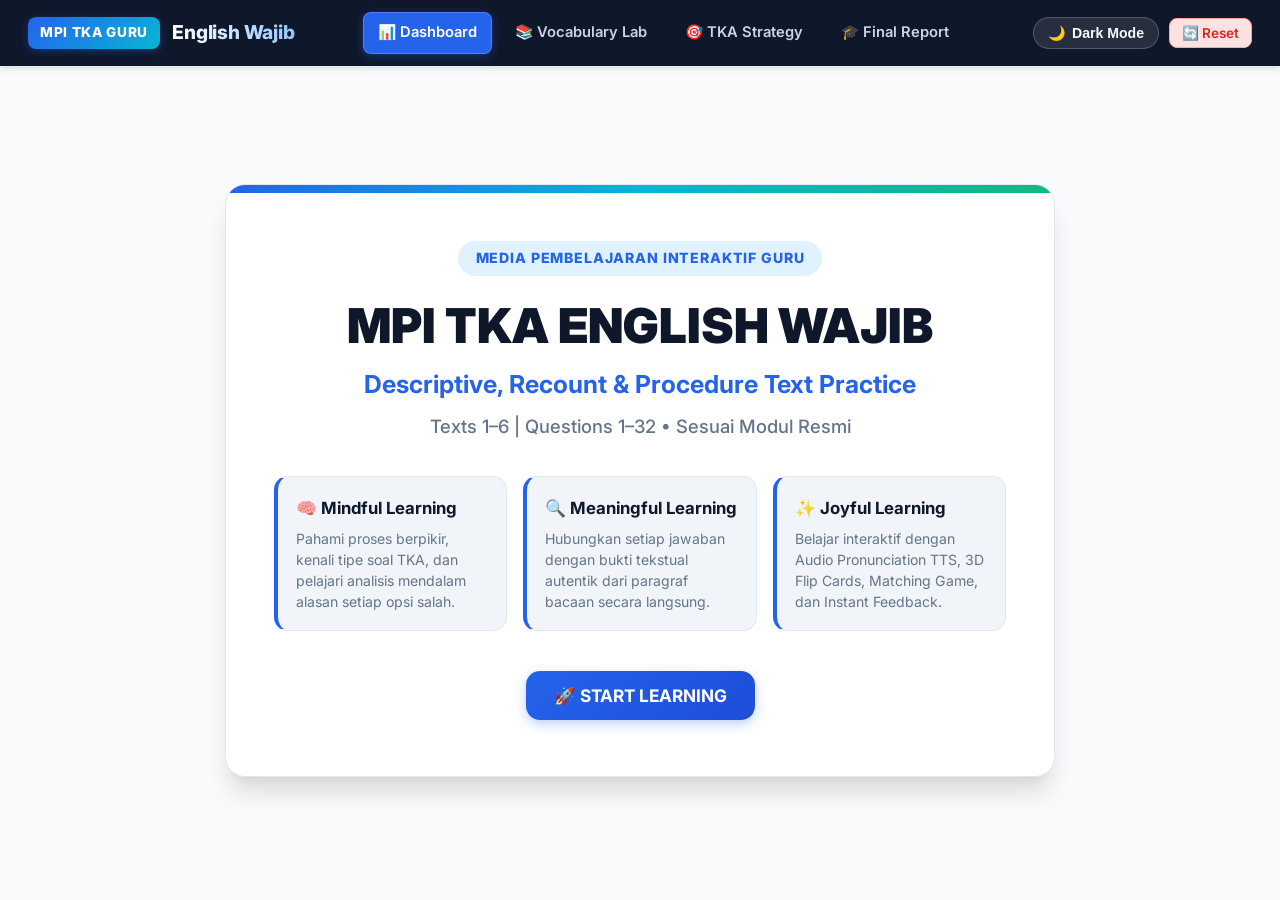
<file: index.html>
<!DOCTYPE html>
<html lang="en" data-theme="light">
<head>
  <meta charset="UTF-8">
  <meta name="viewport" content="width=device-width, initial-scale=1.0">
  <title>MPI TKA ENGLISH WAJIB — Descriptive, Recount & Procedure Text Practice (Texts 1–6 | Questions 1–32)</title>
  <meta name="description" content="Media Pembelajaran Interaktif (MPI) TKA Bahasa Inggris SMA - Descriptive, Recount, & Procedure Text dengan Kunci Resmi, Bukti Tekstual, dan Analisis Pengecoh Lengkap.">
  
  <!-- Google Fonts: Inter & Merriweather -->
  <link rel="preconnect" href="https://fonts.googleapis.com">
  <link rel="preconnect" href="https://fonts.gstatic.com" crossorigin>
  <link href="https://fonts.googleapis.com/css2?family=Inter:wght@400;500;600;700;800;900&family=Merriweather:ital,wght@0,300;0,400;0,700;1,300;1,400&display=swap" rel="stylesheet">
  
  <!-- Stylesheet -->
  <link rel="stylesheet" href="style.css">
</head>
<body>
  <div class="app-container">
    
    <!-- ==========================================
         TOP NAVIGATION BAR (TEACHER MODE)
    ========================================== -->
    <header class="navbar">
      <div class="nav-brand" onclick="setView('dashboard')">
        <span class="brand-badge">MPI TKA GURU</span>
        <span class="brand-title">English Wajib</span>
      </div>

      <nav>
        <ul class="nav-links">
          <li class="nav-item active" data-view="dashboard" onclick="setView('dashboard')">📊 Dashboard</li>
          <li class="nav-item" data-view="vocab_lab" onclick="setView('vocab_lab')">📚 Vocabulary Lab</li>
          <li class="nav-item" data-view="tka_strategy" onclick="setView('tka_strategy')">🎯 TKA Strategy</li>
          <li class="nav-item" data-view="final_review" onclick="setView('final_review')">🎓 Final Report</li>
        </ul>
      </nav>

      <div class="nav-actions">
        <!-- Dark/Light Mode Switcher -->
        <button class="btn-theme-toggle" id="btn-theme-toggle" onclick="toggleTheme()">
          <span id="theme-icon">🌙</span> <span id="theme-label">Dark Mode</span>
        </button>
        <button class="btn btn-danger btn-sm" onclick="openResetModal()">🔄 Reset</button>
      </div>
    </header>

    <!-- ==========================================
         MAIN CONTENT VIEWS
    ========================================== -->
    <main class="main-view">

      <!-- 1. LANDING PAGE VIEW -->
      <section id="view-landing" class="view-section active">
        <div class="hero-container">
          <div class="hero-card">
            <span class="hero-subtitle-tag">MEDIA PEMBELAJARAN INTERAKTIF GURU</span>
            <h1 class="hero-title">MPI TKA ENGLISH WAJIB</h1>
            <h2 class="hero-subtitle">Descriptive, Recount & Procedure Text Practice</h2>
            <p class="hero-scope">Texts 1–6 | Questions 1–32 • Sesuai Modul Resmi</p>

            <div class="hero-features-grid">
              <div class="hero-feature-item">
                <h4>🧠 Mindful Learning</h4>
                <p>Pahami proses berpikir, kenali tipe soal TKA, dan pelajari analisis mendalam alasan setiap opsi salah.</p>
              </div>
              <div class="hero-feature-item">
                <h4>🔍 Meaningful Learning</h4>
                <p>Hubungkan setiap jawaban dengan bukti tekstual autentik dari paragraf bacaan secara langsung.</p>
              </div>
              <div class="hero-feature-item">
                <h4>✨ Joyful Learning</h4>
                <p>Belajar interaktif dengan Audio Pronunciation TTS, 3D Flip Cards, Matching Game, dan Instant Feedback.</p>
              </div>
            </div>

            <div>
              <button class="btn btn-primary btn-lg" onclick="setView('dashboard')">
                🚀 START LEARNING
              </button>
            </div>
          </div>
        </div>
      </section>

      <!-- 2. DASHBOARD VIEW -->
      <section id="view-dashboard" class="view-section">
        
        <!-- Welcome Hero Banner -->
        <div class="dashboard-hero-banner">
          <div>
            <div class="dash-banner-title">Welcome to MPI TKA English Wajib 2026</div>
            <p class="dash-banner-subtitle">Kuasai analisis teks deskriptif, rekon, dan prosedur dengan antarmuka side-by-side: teks bacaan di kiri dan soal latihan di kanan.</p>
          </div>
          <div>
            <button class="btn btn-primary btn-lg" style="background: white; color: #1e3a8a;" onclick="openTextWorkspace(1)">
              📖 Start with Text 1 →
            </button>
          </div>
        </div>

        <!-- Developer & Academic Profile Card (Top Position) -->
        <div class="developer-profile-card">
          <div class="dev-profile-header">
            <div class="dev-avatar-box">👨‍🏫</div>
            <div>
              <div class="dev-badge-row">
                <span class="badge badge-blue">Lead Developer & English Assessment Specialist</span>
                <span class="badge badge-green">Certified Educator (Gr.)</span>
              </div>
              <h3 class="dev-name">Muhammad Falahaen Jiddan, M.Pd. Gr.</h3>
              <p class="dev-role">Master of English Education • Instructional Technology Designer</p>
            </div>
          </div>

          <div class="dev-details-grid">
            <div class="dev-detail-item">
              <div class="dev-detail-icon">🏫</div>
              <div>
                <div class="dev-detail-label">Institution / School</div>
                <div class="dev-detail-value">SMA Plus PGRI Cibinong & SMA Plus PGRI Cibinong (Reguler)</div>
              </div>
            </div>

            <div class="dev-detail-item">
              <div class="dev-detail-icon">🎯</div>
              <div>
                <div class="dev-detail-label">Subject & Program</div>
                <div class="dev-detail-value">TKA SMA English Wajib — Descriptive, Recount & Procedure Text Competency</div>
              </div>
            </div>

            <div class="dev-detail-item">
              <div class="dev-detail-icon">💡</div>
              <div>
                <div class="dev-detail-label">Pedagogical Framework</div>
                <div class="dev-detail-value">Mindful, Meaningful & Joyful Interactive Learning (HOTS-Aligned)</div>
              </div>
            </div>
          </div>

          <div class="dev-bio-quote">
            "Designed to empower senior high school students with systematic reading strategies, in-depth textual evidence verification, and authentic TKA question mastery through modern interactive technology."
          </div>
        </div>

        <!-- Direct Hub Cards: Vocab Lab & TKA Strategy -->
        <div class="dash-hub-grid">
          <div class="dash-hub-card" onclick="setView('vocab_lab')">
            <div class="hub-card-left">
              <div class="hub-icon-box">📚</div>
              <div>
                <h3 style="font-size: 1.25rem; font-weight: 800; color: var(--text-main); margin-bottom: 4px;">Vocabulary Lab</h3>
                <p style="font-size: 0.9rem; color: var(--text-muted);">90 Kosakata rumit akademis dari Text 1–6 (15 per teks), Audio Pengucapan, Flip Cards & Matching Game.</p>
              </div>
            </div>
            <span class="btn btn-outline btn-sm">Open Lab →</span>
          </div>

          <div class="dash-hub-card" onclick="setView('tka_strategy')">
            <div class="hub-card-left">
              <div class="hub-icon-box" style="background: var(--accent-amber-light); color: var(--accent-amber);">🎯</div>
              <div>
                <h3 style="font-size: 1.25rem; font-weight: 800; color: var(--text-main); margin-bottom: 4px;">TKA Strategy Guide</h3>
                <p style="font-size: 0.9rem; color: var(--text-muted);">Formula & metode sistematis menjawab tipe soal TKA Descriptive, Recount, & Procedure.</p>
              </div>
            </div>
            <span class="btn btn-outline btn-sm">View Strategy →</span>
          </div>
        </div>

        <!-- Global Stats Overview -->
        <div class="overview-stats-grid">
          <div class="stat-card">
            <div class="stat-icon">📝</div>
            <div>
              <div class="stat-val" id="stat-total-questions">0/32</div>
              <div class="stat-label">Questions Completed</div>
            </div>
          </div>
          <div class="stat-card">
            <div class="stat-icon">🎯</div>
            <div>
              <div class="stat-val" id="stat-total-accuracy">0%</div>
              <div class="stat-label">Overall Accuracy</div>
            </div>
          </div>
          <div class="stat-card">
            <div class="stat-icon">📖</div>
            <div>
              <div class="stat-val">6 Texts</div>
              <div class="stat-label">Reading Text Sets</div>
            </div>
          </div>
          <div class="stat-card">
            <div class="stat-icon">📚</div>
            <div>
              <div class="stat-val">90 Words</div>
              <div class="stat-label">Vocabulary Bank (15 per text)</div>
            </div>
          </div>
        </div>

        <!-- 6 Text Modules Grid -->
        <div class="text-cards-grid" id="dashboard-text-cards">
          <!-- Dynamically injected text cards -->
        </div>

        <!-- Learning Modes Hub -->
        <div class="mode-triggers-grid">
          <div>
            <h3 style="font-size: 1.2rem; font-weight: 800; color: var(--text-main); margin-bottom: 4px;">🚀 Complete Exam & Challenge Hub</h3>
            <p style="font-size: 0.92rem; color: var(--text-muted);">Kerjakan simulasi ujian penuh (32 soal), acak urutan soal, atau fokus mendalami soal yang pernah salah.</p>
          </div>
          <div style="display: flex; gap: 12px; flex-wrap: wrap;">
            <button class="btn btn-outline" onclick="startTestMode('random')">🎲 Random Mode</button>
            <button class="btn btn-outline" onclick="startTestMode('review_mistakes')">⚠️ Review Mistakes</button>
            <button class="btn btn-primary" onclick="startTestMode('full_test')">⏱️ Full Test (32 Qs)</button>
          </div>
        </div>

      </section>

      <!-- 3. SIDE-BY-SIDE TEXT WORKSPACE (LEFT: READ TEXT | RIGHT: PRACTICE QUESTIONS) -->
      <section id="view-text_workspace" class="view-section">
        
        <!-- Top Toolbar -->
        <div class="workspace-top-bar">
          <div style="display: flex; align-items: center; gap: 14px;">
            <button class="btn btn-secondary btn-sm" onclick="setView('dashboard')">← Dashboard</button>
            <div id="workspace-text-title" style="font-size: 1.15rem; font-weight: 800; color: var(--text-main);"></div>
          </div>

          <div style="display: flex; align-items: center; gap: 12px;">
            <div class="font-size-control-group">
              <span style="font-size: 0.8rem; font-weight: 700; color: var(--text-muted); margin-right: 4px;">Text Size:</span>
              <button class="btn-font-ctrl" onclick="changeFontSize(-1)">A-</button>
              <button class="btn-font-ctrl" onclick="changeFontSize(0)">Default</button>
              <button class="btn-font-ctrl" onclick="changeFontSize(1)">A+</button>
              <button class="btn-font-ctrl" onclick="toggleFontFamily()" style="margin-left: 6px;">Font: <span id="font-family-label">Sans-Serif</span></button>
            </div>
          </div>
        </div>

        <!-- Split Grid Container -->
        <div class="workspace-split-container">
          
          <!-- LEFT PANEL: READING TEXT -->
          <div class="workspace-left-panel" id="workspace-left-reading-panel">
            <h2 class="reading-article-title" id="ws-reading-title"></h2>
            <div class="reading-citation" id="ws-reading-citation"></div>
            <div id="ws-reading-content">
              <!-- Paragraphs injected here -->
            </div>
          </div>

          <!-- RIGHT PANEL: PRACTICE QUESTIONS & INSTANT FEEDBACK -->
          <div class="workspace-right-panel" id="workspace-right-practice-panel">
            
            <div class="practice-header-bar">
              <span style="font-weight: 800; color: var(--text-main); font-size: 1.05rem;">Questions:</span>
              <div class="practice-q-nav" id="ws-practice-q-nav">
                <!-- Pills injected -->
              </div>
            </div>

            <!-- Main Question Canvas -->
            <div id="ws-practice-canvas">
              <!-- Question or Review Injected -->
            </div>

          </div>

        </div>
      </section>

      <!-- 4. GLOBAL VOCABULARY LAB VIEW -->
      <section id="view-vocab_lab" class="view-section">
        <div class="global-vocab-container">
          
          <div style="background: var(--bg-card); padding: 24px 30px; border-radius: 14px; border: 1px solid var(--border-color); display: flex; justify-content: space-between; align-items: center; flex-wrap: wrap; gap: 16px;">
            <div>
              <h2 style="font-size: 1.6rem; font-weight: 900; color: var(--text-main); margin-bottom: 4px;">📚 Vocabulary Lab (90 Words)</h2>
              <p style="font-size: 0.95rem; color: var(--text-muted);">Eksplorasi 90 kosakata rumit pilihan (15 kata per teks dari Text 1 hingga Text 6) lengkap dengan pengucapan audio & latihan interaktif.</p>
            </div>
            <button class="btn btn-secondary btn-sm" onclick="setView('dashboard')">← Back to Dashboard</button>
          </div>

          <!-- Filter by Text -->
          <div class="vocab-filter-pills">
            <button class="vocab-filter-pill active" data-textfilter="all" onclick="filterVocabByText('all')">All Texts (90 Words)</button>
            <button class="vocab-filter-pill" data-textfilter="1" onclick="filterVocabByText(1)">Text 1: Tristan da Cunha (15)</button>
            <button class="vocab-filter-pill" data-textfilter="2" onclick="filterVocabByText(2)">Text 2: Cillian Murphy (15)</button>
            <button class="vocab-filter-pill" data-textfilter="3" onclick="filterVocabByText(3)">Text 3: Global Seed Vault (15)</button>
            <button class="vocab-filter-pill" data-textfilter="4" onclick="filterVocabByText(4)">Text 4: Vanessa Nakate (15)</button>
            <button class="vocab-filter-pill" data-textfilter="5" onclick="filterVocabByText(5)">Text 5: Desmond Tutu (15)</button>
            <button class="vocab-filter-pill" data-textfilter="6" onclick="filterVocabByText(6)">Text 6: EcoClin Vacuum (15)</button>
          </div>


          <!-- Content Canvas -->
          <div id="global-vocab-content-area"></div>

        </div>
      </section>

      <!-- 5. GLOBAL TKA STRATEGY VIEW -->
      <section id="view-tka_strategy" class="view-section">
        <div class="strategy-container">
          
          <div style="background: var(--bg-card); padding: 24px 30px; border-radius: 14px; border: 1px solid var(--border-color); display: flex; justify-content: space-between; align-items: center; flex-wrap: wrap; gap: 16px;">
            <div>
              <h2 style="font-size: 1.6rem; font-weight: 900; color: var(--text-main); margin-bottom: 4px;">🎯 TKA Strategy & Question Formulas</h2>
              <p style="font-size: 0.95rem; color: var(--text-muted);">Panduan metode dan formula berpikir sistematis untuk jenis soal TKA Descriptive, Recount, dan Procedure Text.</p>
            </div>
            <button class="btn btn-secondary btn-sm" onclick="setView('dashboard')">← Back to Dashboard</button>
          </div>

          <div class="strategy-grid" id="global-strategy-cards-container">
            <!-- Strategy cards injected here -->
          </div>

        </div>
      </section>

      <!-- 6. FINAL TKA REVIEW & REPORT -->
      <section id="view-final_review" class="view-section">
        <div id="final-review-container">
          <!-- Injected dynamically -->
        </div>
      </section>

      <!-- 7. FULL TEST / CHALLENGE MODE -->
      <section id="view-full_test" class="view-section">
        <div id="full-test-container" style="max-width: 980px; margin: 0 auto;">
          <!-- Injected dynamically -->
        </div>
      </section>

    </main>

    <!-- ==========================================
         MODALS & OVERLAYS
    ========================================== -->
    <div class="modal-overlay" id="reset-confirm-modal">
      <div class="modal-content">
        <h3 style="font-size: 1.35rem; font-weight: 800; color: var(--accent-red); margin-bottom: 12px;">⚠️ Reset Learning Progress?</h3>
        <p style="font-size: 0.95rem; color: var(--text-secondary); margin-bottom: 24px; line-height: 1.6;">
          Are you sure you want to reset all your learning progress, answered questions, and scores? This action cannot be undone.
        </p>
        <div style="display: flex; justify-content: flex-end; gap: 12px;">
          <button class="btn btn-secondary" onclick="closeModal('reset-confirm-modal')">Cancel</button>
          <button class="btn btn-danger" onclick="confirmResetProgress()">Yes, Reset Everything</button>
        </div>
      </div>
    </div>

    <div class="modal-overlay" id="generic-modal">
      <div class="modal-content" style="max-width: 760px;">
        <div style="display: flex; justify-content: space-between; align-items: center; margin-bottom: 16px;">
          <h3 id="generic-modal-title" style="font-size: 1.3rem; font-weight: 800; color: var(--text-main);"></h3>
          <button class="btn btn-secondary btn-sm" onclick="closeModal('generic-modal')">✕</button>
        </div>
        <div id="generic-modal-body"></div>
      </div>
    </div>

    <!-- Toast Notification Container -->
    <div class="toast-container" id="toast-container"></div>

  </div>

  <!-- JavaScript Modules -->
  <script src="data.js"></script>
  <script src="app.js"></script>
</body>
</html>
</file>
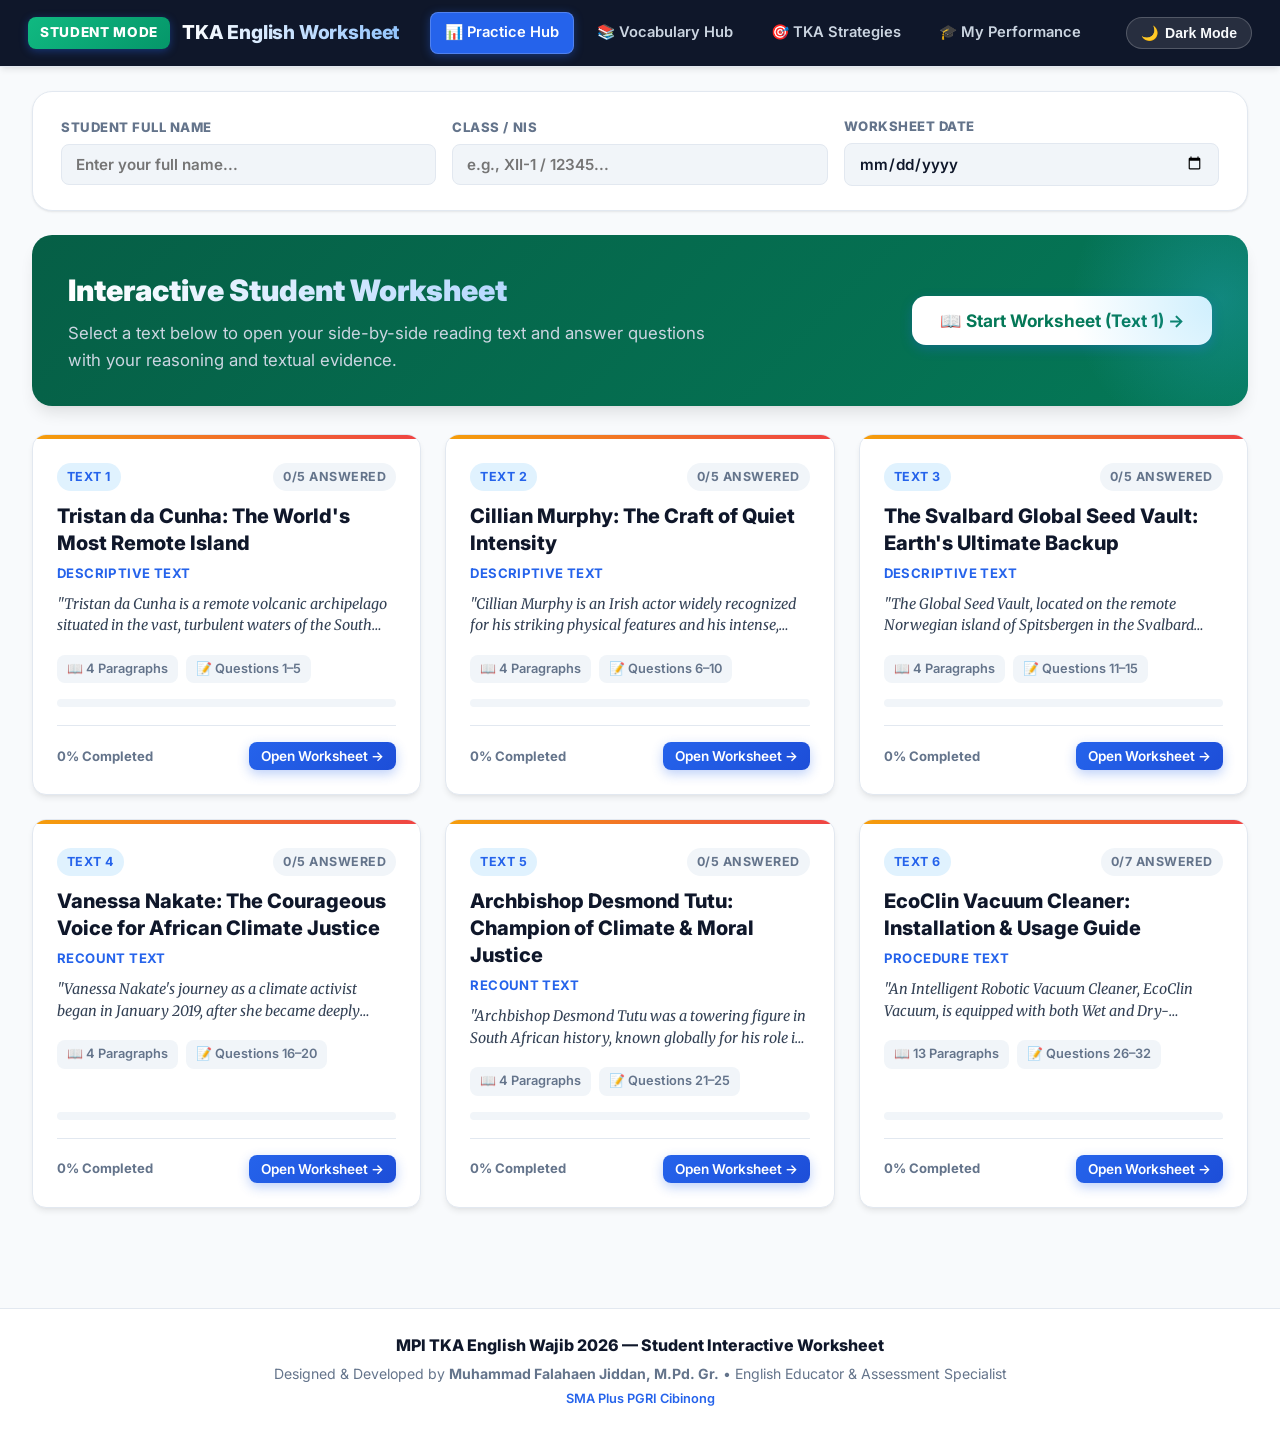
<file: student.html>
<!DOCTYPE html>
<html lang="en" data-theme="light">
<head>
  <meta charset="UTF-8">
  <meta name="viewport" content="width=device-width, initial-scale=1.0, maximum-scale=1.0, user-scalable=no">
  <title>MPI TKA ENGLISH WAJIB — Student Worksheet & Reasoning Mode</title>
  <meta name="description" content="Student Interactive Worksheet & Reasoning Mode for Senior High School TKA English — Descriptive, Recount, and Procedure Text with Textual Justifications.">
  
  <!-- Google Fonts: Inter & Merriweather -->
  <link rel="preconnect" href="https://fonts.googleapis.com">
  <link rel="preconnect" href="https://fonts.gstatic.com" crossorigin>
  <link href="https://fonts.googleapis.com/css2?family=Inter:wght@400;500;600;700;800;900&family=Merriweather:ital,wght@0,300;0,400;0,700;1,300;1,400&display=swap" rel="stylesheet">
  
  <!-- Stylesheet -->
  <link rel="stylesheet" href="style.css">
  <style>
    /* Student Specific Styles & Mobile Optimizations */
    .student-badge {
      background: linear-gradient(135deg, #10b981, #059669);
      color: white;
      font-weight: 800;
      font-size: 0.85rem;
      padding: 5px 12px;
      border-radius: var(--radius-sm);
      letter-spacing: 0.05em;
    }

    .reasoning-box-wrapper {
      background: var(--bg-card-alt);
      border: 1.5px solid var(--border-color);
      border-left: 4px solid var(--academic-blue);
      border-radius: var(--radius-md);
      padding: 16px 20px;
      margin-top: 18px;
      margin-bottom: 22px;
    }

    .reasoning-header {
      display: flex;
      align-items: center;
      gap: 8px;
      font-size: 0.95rem;
      font-weight: 800;
      color: var(--text-main);
      margin-bottom: 6px;
    }

    .reasoning-subtext {
      font-size: 0.84rem;
      color: var(--text-muted);
      margin-bottom: 10px;
      line-height: 1.4;
    }

    .student-reason-textarea {
      width: 100%;
      min-height: 95px;
      padding: 12px 14px;
      border-radius: var(--radius-sm);
      border: 1.5px solid var(--border-color);
      background: var(--bg-card);
      color: var(--text-main);
      font-family: var(--font-sans);
      font-size: 0.95rem;
      line-height: 1.5;
      resize: vertical;
      transition: border-color 0.2s ease, box-shadow 0.2s ease;
    }

    .student-reason-textarea:focus {
      outline: none;
      border-color: var(--academic-blue);
      box-shadow: 0 0 0 3px rgba(37, 99, 235, 0.15);
    }

    /* Student Identity Card */
    .student-id-card {
      background: var(--bg-card);
      border: 1px solid var(--border-color);
      border-radius: var(--radius-lg);
      padding: 24px 28px;
      margin-bottom: 24px;
      box-shadow: var(--shadow-sm);
      display: grid;
      grid-template-columns: repeat(auto-fit, minmax(220px, 1fr));
      gap: 16px;
      align-items: center;
    }

    .student-input-group {
      display: flex;
      flex-direction: column;
      gap: 6px;
    }

    .student-input-label {
      font-size: 0.82rem;
      font-weight: 800;
      color: var(--text-muted);
      text-transform: uppercase;
      letter-spacing: 0.04em;
    }

    .student-input-field {
      padding: 10px 14px;
      border-radius: var(--radius-sm);
      border: 1.5px solid var(--border-color);
      background: var(--bg-card-alt);
      color: var(--text-main);
      font-family: inherit;
      font-size: 0.95rem;
      font-weight: 600;
    }

    .student-input-field:focus {
      outline: none;
      border-color: var(--academic-blue);
      background: var(--bg-card);
    }

    /* Mobile Quick Switch Bar */
    .mobile-tab-switch {
      display: none;
      width: 100%;
      background: var(--bg-card);
      border: 1px solid var(--border-color);
      border-radius: var(--radius-md);
      padding: 6px;
      margin-bottom: 16px;
      gap: 6px;
    }

    .mobile-switch-btn {
      flex: 1;
      padding: 10px;
      border-radius: var(--radius-sm);
      border: none;
      font-size: 0.9rem;
      font-weight: 700;
      cursor: pointer;
      background: transparent;
      color: var(--text-muted);
      text-align: center;
    }

    .mobile-switch-btn.active {
      background: var(--academic-blue);
      color: white;
    }

    @media (max-width: 900px) {
      .mobile-tab-switch {
        display: flex;
      }
      .workspace-split-container {
        display: block;
      }
      .workspace-left-panel.mobile-hidden {
        display: none;
      }
      .workspace-right-panel.mobile-hidden {
        display: none;
      }
      .workspace-left-panel, .workspace-right-panel {
        max-height: none;
        padding: 20px 18px;
      }
      .navbar {
        padding: 12px 16px;
      }
      .main-view {
        padding: 12px 14px;
      }
    }
  </style>
</head>
<body>
  <div class="app-container">
    
    <!-- ==========================================
         TOP NAVIGATION BAR (STUDENT MODE)
    ========================================== -->
    <header class="navbar">
      <div class="nav-brand" onclick="setStudentView('dashboard')">
        <span class="brand-badge" style="background: linear-gradient(135deg, #10b981, #059669);">STUDENT MODE</span>
        <span class="brand-title">TKA English Worksheet</span>
      </div>

      <nav>
        <ul class="nav-links">
          <li class="nav-item active" data-view="dashboard" onclick="setStudentView('dashboard')">📊 Practice Hub</li>
          <li class="nav-item" data-view="vocab_hub" onclick="setStudentView('vocab_hub')">📚 Vocabulary Hub</li>
          <li class="nav-item" data-view="tka_strategy" onclick="setStudentView('tka_strategy')">🎯 TKA Strategies</li>
          <li class="nav-item" data-view="my_report" onclick="setStudentView('my_report')">🎓 My Performance</li>
        </ul>
      </nav>

      <div class="nav-actions">
        <!-- Dark/Light Mode Switcher -->
        <button class="btn-theme-toggle" id="btn-theme-toggle" onclick="toggleStudentTheme()">
          <span id="theme-icon">🌙</span> <span id="theme-label">Dark Mode</span>
        </button>
      </div>
    </header>

    <!-- ==========================================
         MAIN CONTENT VIEWS
    ========================================== -->
    <main class="main-view">

      <!-- 1. STUDENT DASHBOARD VIEW -->
      <section id="view-dashboard" class="view-section active">
        
        <!-- Student Identity Form -->
        <div class="student-id-card">
          <div class="student-input-group">
            <label class="student-input-label">Student Full Name</label>
            <input type="text" id="student-name" class="student-input-field" placeholder="Enter your full name..." onkeyup="saveStudentIdentity()">
          </div>
          <div class="student-input-group">
            <label class="student-input-label">Class / NIS</label>
            <input type="text" id="student-class" class="student-input-field" placeholder="e.g., XII-1 / 12345..." onkeyup="saveStudentIdentity()">
          </div>
          <div class="student-input-group">
            <label class="student-input-label">Worksheet Date</label>
            <input type="date" id="student-date" class="student-input-field" onchange="saveStudentIdentity()">
          </div>
        </div>


        <div class="dashboard-hero-banner" style="background: linear-gradient(135deg, #065f46, #047857);">
          <div>
            <div class="dash-banner-title">Interactive Student Worksheet</div>
            <p class="dash-banner-subtitle">Select a text below to open your side-by-side reading text and answer questions with your reasoning and textual evidence.</p>
          </div>
          <div>
            <button class="btn btn-primary btn-lg" style="background: white; color: #047857;" onclick="openStudentTextWorkspace(1)">
              📖 Start Worksheet (Text 1) →
            </button>
          </div>
        </div>

        <!-- 6 Text Cards Grid -->
        <div class="text-cards-grid" id="student-text-cards">
          <!-- Injected via JS -->
        </div>

      </section>

      <!-- 2. STUDENT WORKSPACE VIEW (SPLIT SIDE-BY-SIDE ON DESKTOP, TABBED ON MOBILE) -->
      <section id="view-text_workspace" class="view-section">
        
        <!-- Mobile Tab Switcher Bar -->
        <div class="mobile-tab-switch">
          <button class="mobile-switch-btn active" id="btn-mobile-read" onclick="switchMobileTab('read')">📖 Reading Passage</button>
          <button class="mobile-switch-btn" id="btn-mobile-quest" onclick="switchMobileTab('quest')">📝 Questions & Reasoning</button>
          <button class="mobile-switch-btn btn-amber" id="btn-mobile-peek" onclick="openPeekPassageModal()">👁️ Peek Passage</button>
        </div>

        <!-- Top Toolbar with Text Size Controls -->
        <div class="workspace-top-bar">
          <div style="display: flex; align-items: center; gap: 14px;">
            <button class="btn btn-secondary btn-sm" onclick="setStudentView('dashboard')">← Dashboard</button>
            <div id="student-ws-title" style="font-size: 1.15rem; font-weight: 800; color: var(--text-main);"></div>
          </div>

          <div style="display: flex; align-items: center; gap: 12px; flex-wrap: wrap;">
            <div class="font-size-control-group">
              <span style="font-size: 0.8rem; font-weight: 700; color: var(--text-muted); margin-right: 4px;">Text Size:</span>
              <button class="btn-font-ctrl" onclick="changeStudentFontSize(-1)">A-</button>
              <button class="btn-font-ctrl" onclick="changeStudentFontSize(0)">Default</button>
              <button class="btn-font-ctrl" onclick="changeStudentFontSize(1)">A+</button>
              <button class="btn-font-ctrl" onclick="toggleStudentFontFamily()" style="margin-left: 6px;">Font: <span id="student-font-family-label">Sans-Serif</span></button>
            </div>

            <button class="btn btn-primary btn-sm" onclick="submitStudentWorksheet()">🚀 Save Worksheet</button>
          </div>
        </div>

        <!-- Split Workspace Grid -->
        <div class="workspace-split-container">
          
          <!-- LEFT PANEL: READING PASSAGE -->
          <div class="workspace-left-panel" id="student-left-reading-panel">
            <h2 class="reading-article-title" id="student-reading-title"></h2>
            <div class="reading-citation" id="student-reading-citation"></div>
            <div id="student-reading-content">
              <!-- Paragraphs injected here -->
            </div>
          </div>

          <!-- RIGHT PANEL: QUESTIONS & REASONING -->
          <div class="workspace-right-panel" id="student-right-practice-panel">
            
            <div class="practice-header-bar">
              <span style="font-weight: 800; color: var(--text-main); font-size: 1.05rem;">Questions Navigation:</span>
              <div class="practice-q-nav" id="student-q-nav-pills">
                <!-- Pills injected -->
              </div>
            </div>

            <div id="student-question-canvas">
              <!-- Current question canvas injected here -->
            </div>

          </div>

        </div>
      </section>

      <!-- 3. VOCABULARY HUB (ENGLISH LABELS) -->
      <section id="view-vocab_hub" class="view-section">
        <div class="global-vocab-container">
          <div style="background: var(--bg-card); padding: 24px 30px; border-radius: 14px; border: 1px solid var(--border-color); display: flex; justify-content: space-between; align-items: center; flex-wrap: wrap; gap: 16px;">
            <div>
              <h2 style="font-size: 1.6rem; font-weight: 900; color: var(--text-main); margin-bottom: 4px;">📚 Vocabulary Hub (90 Words)</h2>
              <p style="font-size: 0.95rem; color: var(--text-muted);">Explore academic vocabulary across Texts 1–6 with pronunciation and interactive games.</p>
            </div>
          </div>

          <div class="vocab-filter-pills" id="student-vocab-filters">
            <!-- Injected via JS -->
          </div>


          <div id="student-vocab-content-area"></div>
        </div>
      </section>

      <!-- 4. TKA STRATEGIES (ENGLISH LABELS) -->
      <section id="view-tka_strategy" class="view-section">
        <div class="strategy-container">
          <div style="background: var(--bg-card); padding: 24px 30px; border-radius: 14px; border: 1px solid var(--border-color);">
            <h2 style="font-size: 1.6rem; font-weight: 900; color: var(--text-main); margin-bottom: 4px;">🎯 TKA Strategy & Exam Formulas</h2>
            <p style="font-size: 0.95rem; color: var(--text-muted);">Step-by-step methodologies to tackle Descriptive, Recount, and Procedure Text questions.</p>
          </div>

          <div class="strategy-grid" id="student-strategy-container">
            <!-- Injected via JS -->
          </div>
        </div>
      </section>

      <!-- 5. MY PERFORMANCE REPORT (NO CORRECT/INCORRECT BADGES) -->
      <section id="view-my_report" class="view-section">
        <div id="student-report-container">
          <!-- Injected via JS -->
        </div>
      </section>

    </main>

    <!-- Developer Profile Footer in Student Mode -->
    <footer class="app-footer" style="text-align: center; padding: 24px; border-top: 1px solid var(--border-color); margin-top: 40px; color: var(--text-muted); font-size: 0.88rem; background: var(--bg-card);">
      <div style="font-weight: 800; color: var(--text-main); font-size: 1rem; margin-bottom: 4px;">MPI TKA English Wajib 2026 — Student Interactive Worksheet</div>
      <div>Designed & Developed by <strong>Muhammad Falahaen Jiddan, M.Pd. Gr.</strong> • English Educator & Assessment Specialist</div>
      <div style="font-size: 0.8rem; margin-top: 4px; color: var(--academic-blue); font-weight: 600;">SMA Plus PGRI Cibinong</div>
    </footer>

    <!-- Floating Peek Passage Pop-Up Widget (Bottom-Right / Kanan Bawah) -->
    <div class="peek-floating-container" id="peek-floating-container" style="display: none;">
      <div class="peek-popup-card" id="peek-popup-card">
        <div class="peek-popup-header">
          <div style="display: flex; align-items: center; gap: 6px;">
            <span>📖</span>
            <span id="peek-popup-title" style="font-weight: 800; font-size: 0.9rem;">Reading Passage Peek</span>
          </div>
          <button class="btn-close-modal" onclick="togglePeekPassagePopup(false)" style="color: white; font-size: 1.2rem; background: none; border: none; cursor: pointer;">✕</button>
        </div>
        <div class="peek-popup-body" id="peek-popup-content">
          <!-- Active text reading passage paragraphs injected here -->
        </div>
      </div>

      <button class="btn-peek-fab" id="btn-peek-fab" onclick="togglePeekPassagePopup()">
        <span>👁️</span> <span>Peek Passage</span>
      </button>
    </div>

    <!-- Peek Passage Modal for Mobile & Quick Reading Inspection -->
    <div class="modal-overlay" id="peek-passage-modal" onclick="closePeekPassageModal(event)">
      <div class="peek-modal-card" onclick="event.stopPropagation()">
        <div class="peek-modal-header">
          <div style="display: flex; align-items: center; gap: 8px;">
            <span style="font-size: 1.2rem;">👁️</span>
            <h3 id="peek-modal-title" style="margin: 0; font-size: 1.1rem; font-weight: 800; color: var(--text-main);">Reading Passage Peek</h3>
          </div>
          <button class="btn-close-modal" onclick="closePeekPassageModal()">✕</button>
        </div>
        <div class="peek-modal-body" id="peek-modal-content">
          <!-- Active text reading passage paragraphs injected here -->
        </div>
      </div>
    </div>

    <!-- Toast Notification Container -->
    <div class="toast-container" id="student-toast-container"></div>

  </div>

  <!-- JavaScript Modules -->
  <script src="data.js"></script>
  <script src="student.js"></script>
</body>
</html>
</file>
<file: style.css>
/* ==========================================
   MPI TKA BAHASA INGGRIS - NARRATIVE TEXT
   STYLESHEET (style.css)
   Clean, Academic, Modern, Responsive 16:9 UI
   Split Workspace: Text on Left, Questions on Right
   ========================================== */

:root {
  /* Common Accents */
  --academic-blue: #2563eb;
  --academic-blue-light: #3b82f6;
  --academic-blue-dark: #1d4ed8;
  --accent-cyan: #0ea5e9;
  --accent-cyan-light: #e0f2fe;
  --accent-teal: #0d9488;
  --accent-amber: #d97706;
  --accent-amber-light: #fef3c7;
  --accent-red: #dc2626;
  --accent-red-light: #fee2e2;
  --accent-green: #16a34a;
  --accent-green-light: #dcfce7;
  --accent-purple: #9333ea;
  --accent-purple-light: #f3e8ff;

  /* LIGHT THEME VARIABLES */
  --bg-main: #f8fafc;
  --bg-card: #ffffff;
  --bg-card-alt: #f1f5f9;
  --bg-card-hover: #f8fafc;
  --bg-nav: #0f172a;
  --border-color: #e2e8f0;
  --border-focus: #3b82f6;

  --text-main: #0f172a;
  --text-secondary: #334155;
  --text-muted: #64748b;
  --text-light: #f8fafc;

  --reading-bg: #ffffff;
  --reading-text: #1e293b;
  --reading-border: #e2e8f0;
  --reading-p-num-bg: #e0f2fe;
  --reading-p-num-text: #0369a1;

  --shadow-sm: 0 1px 3px rgba(0,0,0,0.06), 0 1px 2px rgba(0,0,0,0.04);
  --shadow-md: 0 4px 6px -1px rgba(0,0,0,0.08), 0 2px 4px -2px rgba(0,0,0,0.05);
  --shadow-lg: 0 10px 15px -3px rgba(0,0,0,0.1), 0 4px 6px -4px rgba(0,0,0,0.05);
  --shadow-xl: 0 20px 25px -5px rgba(0,0,0,0.12), 0 8px 10px -6px rgba(0,0,0,0.06);

  --radius-sm: 8px;
  --radius-md: 14px;
  --radius-lg: 20px;
  --radius-full: 9999px;

  --font-sans: 'Inter', -apple-system, BlinkMacSystemFont, 'Segoe UI', Roboto, Helvetica, Arial, sans-serif;
  --font-serif: 'Merriweather', Georgia, serif;
}

/* ==========================================
   DARK THEME VARIABLES
========================================== */
[data-theme="dark"] {
  --bg-main: #0b0f19;
  --bg-card: #131b2e;
  --bg-card-alt: #1e293b;
  --bg-card-hover: #1c263c;
  --bg-nav: #070a12;
  --border-color: #27354f;
  --border-focus: #60a5fa;

  --text-main: #f1f5f9;
  --text-secondary: #cbd5e1;
  --text-muted: #94a3b8;
  --text-light: #ffffff;

  --reading-bg: #111827;
  --reading-text: #f3f4f6;
  --reading-border: #1f2937;
  --reading-p-num-bg: #1e3a8a;
  --reading-p-num-text: #93c5fd;

  --accent-cyan-light: #082f49;
  --accent-amber-light: #451a03;
  --accent-red-light: #450a0a;
  --accent-green-light: #052e16;
  --accent-purple-light: #3b0764;

  --shadow-sm: 0 1px 3px rgba(0,0,0,0.4);
  --shadow-md: 0 4px 8px rgba(0,0,0,0.5);
  --shadow-lg: 0 10px 20px rgba(0,0,0,0.6);
  --shadow-xl: 0 20px 30px rgba(0,0,0,0.7);
}

* {
  margin: 0;
  padding: 0;
  box-sizing: border-box;
  transition: background-color 0.2s ease, border-color 0.2s ease, color 0.2s ease;
}

body {
  font-family: var(--font-sans);
  background-color: var(--bg-main);
  color: var(--text-main);
  line-height: 1.6;
  font-size: 16px;
  overflow-x: hidden;
  -webkit-font-smoothing: antialiased;
}

.app-container {
  min-height: 100vh;
  display: flex;
  flex-direction: column;
}

/* ==========================================
   NAVBAR
========================================== */
.navbar {
  background-color: var(--bg-nav);
  color: var(--text-light);
  padding: 12px 28px;
  display: flex;
  align-items: center;
  justify-content: space-between;
  box-shadow: var(--shadow-md);
  position: sticky;
  top: 0;
  z-index: 100;
  border-bottom: 1px solid var(--border-color);
}

.nav-brand {
  display: flex;
  align-items: center;
  gap: 12px;
  cursor: pointer;
}

.brand-badge {
  background: linear-gradient(135deg, #2563eb, #06b6d4);
  color: white;
  font-weight: 800;
  font-size: 0.85rem;
  padding: 5px 12px;
  border-radius: var(--radius-sm);
  letter-spacing: 0.05em;
  box-shadow: 0 2px 8px rgba(37, 99, 235, 0.4);
}

.brand-title {
  font-size: 1.2rem;
  font-weight: 800;
  letter-spacing: -0.01em;
  background: linear-gradient(90deg, #ffffff, #93c5fd);
  -webkit-background-clip: text;
  -webkit-text-fill-color: transparent;
}

.nav-links {
  display: flex;
  align-items: center;
  gap: 8px;
  list-style: none;
}

.nav-item {
  display: inline-flex;
  align-items: center;
  gap: 6px;
  padding: 8px 14px;
  border-radius: var(--radius-sm);
  color: #cbd5e1;
  font-weight: 600;
  font-size: 0.92rem;
  cursor: pointer;
  border: 1px solid transparent;
  user-select: none;
}

.nav-item:hover {
  color: white;
  background-color: rgba(255, 255, 255, 0.08);
}

.nav-item.active {
  color: white;
  background-color: var(--academic-blue);
  border-color: rgba(255, 255, 255, 0.2);
  box-shadow: 0 2px 10px rgba(37, 99, 235, 0.4);
}

.nav-actions {
  display: flex;
  align-items: center;
  gap: 10px;
}

.btn-theme-toggle {
  background: rgba(255, 255, 255, 0.1);
  color: var(--text-light);
  border: 1px solid rgba(255, 255, 255, 0.2);
  padding: 7px 14px;
  border-radius: var(--radius-full);
  font-size: 0.88rem;
  font-weight: 600;
  cursor: pointer;
  display: inline-flex;
  align-items: center;
  gap: 6px;
}

.btn-theme-toggle:hover {
  background: rgba(255, 255, 255, 0.2);
  transform: translateY(-1px);
}

/* ==========================================
   BUTTONS & BADGES
========================================== */
.btn {
  display: inline-flex;
  align-items: center;
  justify-content: center;
  gap: 8px;
  padding: 10px 18px;
  font-size: 0.95rem;
  font-weight: 600;
  border-radius: var(--radius-md);
  border: none;
  cursor: pointer;
  font-family: inherit;
  user-select: none;
  text-decoration: none;
  transition: all 0.2s cubic-bezier(0.4, 0, 0.2, 1);
}

.btn-primary {
  background: linear-gradient(135deg, #2563eb, #1d4ed8);
  color: white;
  box-shadow: 0 4px 12px rgba(37, 99, 235, 0.3);
}

.btn-primary:hover {
  background: linear-gradient(135deg, #3b82f6, #2563eb);
  transform: translateY(-2px);
  box-shadow: 0 6px 16px rgba(37, 99, 235, 0.45);
}

.btn-secondary {
  background-color: var(--bg-card-alt);
  color: var(--text-main);
  border: 1px solid var(--border-color);
}

.btn-secondary:hover {
  background-color: var(--border-color);
  transform: translateY(-1px);
}

.btn-outline {
  background-color: transparent;
  border: 1.5px solid var(--academic-blue);
  color: var(--academic-blue);
}

.btn-outline:hover {
  background-color: var(--accent-cyan-light);
  transform: translateY(-1px);
}

.btn-danger {
  background-color: var(--accent-red-light);
  color: var(--accent-red);
  border: 1px solid #fca5a5;
}

.btn-danger:hover {
  background-color: #fee2e2;
  transform: translateY(-1px);
}

.btn-success {
  background-color: var(--accent-green-light);
  color: var(--accent-green);
  border: 1px solid #86efac;
}

.btn-success:hover {
  background-color: #bbf7d0;
  transform: translateY(-1px);
}

.btn-sm {
  padding: 6px 12px;
  font-size: 0.85rem;
  border-radius: var(--radius-sm);
}

.btn-lg {
  padding: 14px 28px;
  font-size: 1.08rem;
  border-radius: var(--radius-md);
  font-weight: 700;
}

.badge {
  display: inline-flex;
  align-items: center;
  gap: 5px;
  padding: 4px 10px;
  border-radius: var(--radius-full);
  font-size: 0.78rem;
  font-weight: 700;
  letter-spacing: 0.04em;
  text-transform: uppercase;
}

.badge-blue { background: var(--accent-cyan-light); color: var(--academic-blue); }
.badge-green { background: var(--accent-green-light); color: var(--accent-green); }
.badge-amber { background: var(--accent-amber-light); color: var(--accent-amber); }
.badge-purple { background: var(--accent-purple-light); color: var(--accent-purple); }
.badge-cyan { background: var(--accent-cyan-light); color: #0284c7; }
.badge-gray { background: var(--bg-card-alt); color: var(--text-muted); }

/* ==========================================
   MAIN VIEWS CONTAINER
========================================== */
.main-view {
  flex: 1;
  padding: 24px 32px;
  max-width: 1480px;
  margin: 0 auto;
  width: 100%;
}

.view-section {
  display: none;
  animation: fadeIn 0.25s ease forwards;
}

.view-section.active {
  display: block;
}

@keyframes fadeIn {
  from { opacity: 0; transform: translateY(8px); }
  to { opacity: 1; transform: translateY(0); }
}

/* ==========================================
   LANDING HERO VIEW
========================================== */
.hero-container {
  display: flex;
  flex-direction: column;
  align-items: center;
  justify-content: center;
  text-align: center;
  min-height: calc(100vh - 120px);
  padding: 30px 20px;
}

.hero-card {
  background: var(--bg-card);
  border-radius: var(--radius-lg);
  padding: 56px 48px;
  max-width: 900px;
  box-shadow: var(--shadow-xl);
  border: 1px solid var(--border-color);
  position: relative;
  overflow: hidden;
}

.hero-card::before {
  content: '';
  position: absolute;
  top: 0;
  left: 0;
  right: 0;
  height: 8px;
  background: linear-gradient(90deg, #2563eb, #06b6d4, #10b981);
}

.hero-subtitle-tag {
  display: inline-block;
  background: var(--accent-cyan-light);
  color: var(--academic-blue);
  font-weight: 800;
  font-size: 0.88rem;
  padding: 6px 18px;
  border-radius: var(--radius-full);
  margin-bottom: 22px;
  letter-spacing: 0.06em;
}

.hero-title {
  font-size: 3rem;
  font-weight: 900;
  color: var(--text-main);
  line-height: 1.15;
  margin-bottom: 12px;
}

.hero-subtitle {
  font-size: 1.55rem;
  font-weight: 700;
  color: var(--academic-blue);
  margin-bottom: 8px;
}

.hero-scope {
  font-size: 1.15rem;
  color: var(--text-muted);
  font-weight: 500;
  margin-bottom: 34px;
}

.hero-features-grid {
  display: grid;
  grid-template-columns: repeat(auto-fit, minmax(220px, 1fr));
  gap: 16px;
  margin-bottom: 40px;
  text-align: left;
}

.hero-feature-item {
  background: var(--bg-card-alt);
  padding: 18px;
  border-radius: var(--radius-md);
  border: 1px solid var(--border-color);
  border-left: 4px solid var(--academic-blue);
}

.hero-feature-item h4 {
  font-size: 1.05rem;
  color: var(--text-main);
  margin-bottom: 6px;
}

.hero-feature-item p {
  font-size: 0.88rem;
  color: var(--text-muted);
  line-height: 1.5;
}

/* ==========================================
   DASHBOARD VIEW
========================================== */
.dashboard-hero-banner {
  background: linear-gradient(135deg, #1e3a8a, #0f172a);
  color: white;
  border-radius: var(--radius-lg);
  padding: 32px 36px;
  margin-bottom: 28px;
  box-shadow: var(--shadow-lg);
  display: flex;
  align-items: center;
  justify-content: space-between;
  flex-wrap: wrap;
  gap: 20px;
  position: relative;
  overflow: hidden;
}

.dashboard-hero-banner::after {
  content: '';
  position: absolute;
  top: -50%;
  right: -10%;
  width: 300px;
  height: 300px;
  background: radial-gradient(circle, rgba(56, 189, 248, 0.25) 0%, rgba(56, 189, 248, 0) 70%);
  border-radius: 50%;
}

.dash-banner-title {
  font-size: 1.85rem;
  font-weight: 900;
  margin-bottom: 6px;
  background: linear-gradient(90deg, #ffffff, #93c5fd);
  -webkit-background-clip: text;
  -webkit-text-fill-color: transparent;
}

.dash-banner-subtitle {
  font-size: 1.05rem;
  color: #cbd5e1;
  max-width: 650px;
}

.dash-hub-grid {
  display: grid;
  grid-template-columns: 1fr 1fr;
  gap: 20px;
  margin-bottom: 30px;
}

.dash-hub-card {
  background: var(--bg-card);
  border-radius: var(--radius-md);
  border: 1px solid var(--border-color);
  padding: 24px 28px;
  display: flex;
  align-items: center;
  justify-content: space-between;
  box-shadow: var(--shadow-sm);
  cursor: pointer;
  transition: transform 0.2s ease, box-shadow 0.2s ease, border-color 0.2s ease;
}

.dash-hub-card:hover {
  transform: translateY(-3px);
  box-shadow: var(--shadow-md);
  border-color: var(--academic-blue);
}

.hub-card-left {
  display: flex;
  align-items: center;
  gap: 18px;
}

.hub-icon-box {
  width: 58px;
  height: 58px;
  border-radius: var(--radius-md);
  display: flex;
  align-items: center;
  justify-content: center;
  font-size: 1.8rem;
  background: var(--accent-cyan-light);
  color: var(--academic-blue);
}

.overview-stats-grid {
  display: grid;
  grid-template-columns: repeat(auto-fit, minmax(220px, 1fr));
  gap: 20px;
  margin-bottom: 32px;
}

.stat-card {
  background: var(--bg-card);
  padding: 22px 24px;
  border-radius: var(--radius-md);
  border: 1px solid var(--border-color);
  box-shadow: var(--shadow-sm);
  display: flex;
  align-items: center;
  gap: 18px;
  transition: transform 0.2s ease, box-shadow 0.2s ease;
}

.stat-card:hover {
  transform: translateY(-2px);
  box-shadow: var(--shadow-md);
  border-color: var(--academic-blue);
}

.stat-icon {
  width: 56px;
  height: 56px;
  border-radius: var(--radius-md);
  display: flex;
  align-items: center;
  justify-content: center;
  font-size: 1.6rem;
  background: var(--accent-cyan-light);
  color: var(--academic-blue);
  flex-shrink: 0;
}

.stat-val {
  font-size: 1.7rem;
  font-weight: 900;
  color: var(--text-main);
  line-height: 1.1;
}

.stat-label {
  font-size: 0.88rem;
  color: var(--text-muted);
  font-weight: 600;
  margin-top: 2px;
}

.text-cards-grid {
  display: grid;
  grid-template-columns: repeat(auto-fit, minmax(310px, 1fr));
  gap: 24px;
  margin-bottom: 36px;
}

.text-module-card {
  background: var(--bg-card);
  border-radius: var(--radius-md);
  border: 1px solid var(--border-color);
  box-shadow: var(--shadow-md);
  padding: 24px;
  display: flex;
  flex-direction: column;
  justify-content: space-between;
  transition: transform 0.2s ease, box-shadow 0.2s ease, border-color 0.2s ease;
  position: relative;
  overflow: hidden;
}

.text-module-card:hover {
  transform: translateY(-4px);
  box-shadow: var(--shadow-lg);
  border-color: var(--academic-blue);
}

.card-theme-bar {
  position: absolute;
  top: 0;
  left: 0;
  right: 0;
  height: 4px;
}

.theme-bar-1 { background: linear-gradient(90deg, #f59e0b, #ef4444); }
.theme-bar-2 { background: linear-gradient(90deg, #3b82f6, #8b5cf6); }
.theme-bar-3 { background: linear-gradient(90deg, #10b981, #06b6d4); }
.theme-bar-4 { background: linear-gradient(90deg, #ec4899, #6366f1); }
.theme-bar-5 { background: linear-gradient(90deg, #8b5cf6, #ec4899); }
.theme-bar-6 { background: linear-gradient(90deg, #06b6d4, #10b981); }

.card-top {
  display: flex;
  justify-content: space-between;
  align-items: center;
  margin-bottom: 12px;
  margin-top: 4px;
}

.text-module-title {
  font-size: 1.25rem;
  font-weight: 800;
  color: var(--text-main);
  margin-bottom: 6px;
  line-height: 1.35;
}

.text-module-genre {
  font-size: 0.82rem;
  color: var(--academic-blue);
  font-weight: 700;
  margin-bottom: 10px;
  text-transform: uppercase;
  letter-spacing: 0.03em;
}

.text-module-excerpt {
  font-size: 0.9rem;
  color: var(--text-secondary);
  line-height: 1.5;
  margin-bottom: 18px;
  font-family: var(--font-serif);
  font-style: italic;
  display: -webkit-box;
  -webkit-line-clamp: 2;
  -webkit-box-orient: vertical;
  overflow: hidden;
}

.card-meta-chips {
  display: flex;
  gap: 8px;
  flex-wrap: wrap;
  margin-bottom: 16px;
}

.meta-chip {
  background: var(--bg-card-alt);
  padding: 4px 10px;
  border-radius: var(--radius-sm);
  font-size: 0.8rem;
  color: var(--text-muted);
  font-weight: 600;
}

.card-progress-bar {
  height: 8px;
  background: var(--bg-card-alt);
  border-radius: var(--radius-full);
  overflow: hidden;
  margin-bottom: 18px;
}

.card-progress-fill {
  height: 100%;
  background: linear-gradient(90deg, #3b82f6, #10b981);
  width: 0%;
  transition: width 0.4s ease;
}

.card-footer {
  display: flex;
  justify-content: space-between;
  align-items: center;
  padding-top: 16px;
  border-top: 1px solid var(--border-color);
  gap: 8px;
}

.mode-triggers-grid {
  background: var(--bg-card);
  border-radius: var(--radius-md);
  padding: 26px 30px;
  border: 1px solid var(--border-color);
  box-shadow: var(--shadow-sm);
  display: flex;
  align-items: center;
  justify-content: space-between;
  flex-wrap: wrap;
  gap: 20px;
}

.developer-profile-card {
  background: var(--bg-card);
  border-radius: var(--radius-lg);
  border: 1px solid var(--border-color);
  box-shadow: var(--shadow-md);
  padding: 32px 36px;
  margin-top: 0;
  margin-bottom: 28px;
  position: relative;
  overflow: hidden;
}

.developer-profile-card::before {
  content: '';
  position: absolute;
  top: 0;
  left: 0;
  right: 0;
  height: 5px;
  background: linear-gradient(90deg, #1d4ed8, #0ea5e9, #10b981);
}

.dev-profile-header {
  display: flex;
  align-items: center;
  gap: 20px;
  flex-wrap: wrap;
  margin-bottom: 24px;
}

.dev-avatar-box {
  width: 70px;
  height: 70px;
  border-radius: var(--radius-md);
  background: linear-gradient(135deg, #1e40af, #0284c7);
  color: white;
  display: flex;
  align-items: center;
  justify-content: center;
  font-size: 2.2rem;
  box-shadow: 0 4px 14px rgba(30, 64, 175, 0.35);
  flex-shrink: 0;
}

.dev-badge-row {
  display: flex;
  gap: 8px;
  flex-wrap: wrap;
  margin-bottom: 6px;
}

.dev-name {
  font-size: 1.45rem;
  font-weight: 900;
  color: var(--text-main);
  margin: 4px 0 3px 0;
  letter-spacing: -0.01em;
}

.dev-role {
  font-size: 0.92rem;
  color: var(--academic-blue);
  font-weight: 700;
}

.dev-details-grid {
  display: grid;
  grid-template-columns: repeat(auto-fit, minmax(260px, 1fr));
  gap: 16px;
  margin-bottom: 22px;
}

.dev-detail-item {
  background: var(--bg-card-alt);
  padding: 16px 20px;
  border-radius: var(--radius-md);
  border: 1px solid var(--border-color);
  display: flex;
  align-items: flex-start;
  gap: 14px;
}

.dev-detail-icon {
  font-size: 1.4rem;
  line-height: 1;
  margin-top: 2px;
}

.dev-detail-label {
  font-size: 0.78rem;
  font-weight: 800;
  color: var(--text-muted);
  text-transform: uppercase;
  letter-spacing: 0.05em;
  margin-bottom: 3px;
}

.dev-detail-value {
  font-size: 0.95rem;
  font-weight: 700;
  color: var(--text-main);
  line-height: 1.45;
}

.dev-bio-quote {
  background: var(--accent-cyan-light);
  border-left: 4px solid var(--academic-blue);
  padding: 16px 20px;
  border-radius: var(--radius-sm);
  font-size: 0.92rem;
  color: var(--text-secondary);
  font-style: italic;
  line-height: 1.6;
}

/* ==========================================
   SIDE-BY-SIDE SPLIT WORKSPACE
========================================== */
.workspace-top-bar {
  background: var(--bg-card);
  border-radius: var(--radius-md);
  padding: 14px 24px;
  border: 1px solid var(--border-color);
  box-shadow: var(--shadow-sm);
  margin-bottom: 18px;
  display: flex;
  justify-content: space-between;
  align-items: center;
  flex-wrap: wrap;
  gap: 12px;
}

.workspace-split-container {
  display: grid;
  grid-template-columns: 1.15fr 1fr;
  gap: 24px;
  align-items: stretch;
  min-height: calc(100vh - 200px);
}

.workspace-left-panel {
  background: var(--reading-bg);
  border-radius: var(--radius-md);
  border: 1px solid var(--reading-border);
  box-shadow: var(--shadow-md);
  padding: 32px 36px;
  overflow-y: auto;
  max-height: calc(100vh - 200px);
  position: relative;
}

.reading-top-toolbar {
  display: flex;
  justify-content: space-between;
  align-items: center;
  margin-bottom: 18px;
  padding-bottom: 12px;
  border-bottom: 1px solid var(--border-color);
  flex-wrap: wrap;
  gap: 10px;
}

.font-size-control-group {
  display: flex;
  align-items: center;
  gap: 6px;
  background: var(--bg-card-alt);
  padding: 4px 8px;
  border-radius: var(--radius-sm);
  border: 1px solid var(--border-color);
}

.btn-font-ctrl {
  background: var(--bg-card);
  border: 1px solid var(--border-color);
  color: var(--text-main);
  padding: 3px 10px;
  border-radius: 4px;
  font-weight: 700;
  font-size: 0.85rem;
  cursor: pointer;
}

.btn-font-ctrl:hover {
  background: var(--academic-blue);
  color: white;
  border-color: var(--academic-blue);
}

.reading-article-title {
  font-size: 1.55rem;
  font-weight: 900;
  color: var(--text-main);
  margin-bottom: 6px;
  line-height: 1.3;
}

.reading-citation {
  font-size: 0.85rem;
  color: var(--text-muted);
  font-style: italic;
  margin-bottom: 22px;
}

.reading-paragraph {
  font-family: inherit;
  font-size: var(--reading-font-size, 1.18rem);
  line-height: 1.9;
  color: var(--reading-text);
  margin-bottom: 24px;
  position: relative;
  padding-left: 36px;
  transition: font-size 0.2s ease;
}

.p-number {
  position: absolute;
  left: 0;
  top: 4px;
  font-family: var(--font-sans);
  font-size: 0.75rem;
  font-weight: 800;
  color: var(--reading-p-num-text);
  background: var(--reading-p-num-bg);
  padding: 2px 8px;
  border-radius: var(--radius-sm);
  user-select: none;
}

.btn-amber {
  background: linear-gradient(135deg, #f59e0b, #d97706);
  color: white;
  box-shadow: 0 4px 12px rgba(245, 158, 11, 0.35);
  border: none;
}

.btn-amber:hover {
  background: linear-gradient(135deg, #fbbf24, #f59e0b);
  transform: translateY(-2px);
  box-shadow: 0 6px 16px rgba(245, 158, 11, 0.5);
}

.evidence-highlight-target {
  background-color: #fef08a !important;
  color: #1e293b !important;
  box-shadow: 0 0 0 3px #f59e0b, 0 6px 18px rgba(245, 158, 11, 0.45);
  border-radius: 6px;
  padding: 4px 8px;
  animation: pulseTarget 1.5s infinite;
  display: inline;
  scroll-margin-top: 100px;
}

@keyframes pulseTarget {
  0% { box-shadow: 0 0 0 2px #f59e0b; }
  50% { box-shadow: 0 0 0 8px rgba(245, 158, 11, 0.4); }
  100% { box-shadow: 0 0 0 2px #f59e0b; }
}

.evidence-badge-tag {
  display: inline-block;
  background: #f59e0b;
  color: white;
  font-size: 0.72rem;
  font-weight: 900;
  padding: 2px 8px;
  border-radius: 4px;
  margin-right: 6px;
  text-transform: uppercase;
  vertical-align: middle;
}

.workspace-right-panel {
  background: var(--bg-card);
  border-radius: var(--radius-md);
  border: 1px solid var(--border-color);
  box-shadow: var(--shadow-md);
  padding: 28px 32px;
  overflow-y: auto;
  max-height: calc(100vh - 200px);
}

.practice-header-bar {
  display: flex;
  justify-content: space-between;
  align-items: center;
  margin-bottom: 20px;
  flex-wrap: wrap;
  gap: 10px;
}

.practice-q-nav {
  display: flex;
  gap: 8px;
  flex-wrap: wrap;
}

.q-nav-pill {
  width: 38px;
  height: 38px;
  border-radius: var(--radius-sm);
  border: 1px solid var(--border-color);
  background: var(--bg-card-alt);
  color: var(--text-main);
  font-weight: 800;
  font-size: 0.92rem;
  cursor: pointer;
  transition: all 0.15s ease;
}

.q-nav-pill:hover {
  border-color: var(--academic-blue);
}

.q-nav-pill.active {
  background: var(--academic-blue);
  color: white;
  border-color: var(--academic-blue);
  box-shadow: 0 2px 8px rgba(37, 99, 235, 0.4);
}

.q-nav-pill.answered-correct {
  background: var(--accent-green);
  color: white;
  border-color: var(--accent-green);
}

.q-nav-pill.answered-incorrect {
  background: var(--accent-red);
  color: white;
  border-color: var(--accent-red);
}

.q-badge-row {
  display: flex;
  justify-content: space-between;
  align-items: center;
  margin-bottom: 16px;
}

.q-title-text {
  font-size: 1.25rem;
  font-weight: 700;
  color: var(--text-main);
  line-height: 1.55;
  margin-bottom: 24px;
  white-space: pre-line;
}

.options-list {
  display: flex;
  flex-direction: column;
  gap: 12px;
  margin-bottom: 26px;
}

.option-card {
  display: flex;
  align-items: flex-start;
  gap: 14px;
  padding: 14px 18px;
  border-radius: var(--radius-md);
  border: 2px solid var(--border-color);
  background: var(--bg-card);
  cursor: pointer;
  transition: all 0.15s ease;
  user-select: none;
}

.option-card:hover {
  border-color: var(--academic-blue-light);
  background: var(--bg-card-hover);
}

.option-card.selected {
  border-color: var(--academic-blue);
  background: var(--accent-cyan-light);
}

.opt-radio-circle {
  width: 22px;
  height: 22px;
  border-radius: 50%;
  border: 2px solid var(--text-muted);
  display: flex;
  align-items: center;
  justify-content: center;
  margin-top: 2px;
  flex-shrink: 0;
}

.option-card.selected .opt-radio-circle {
  border-color: var(--academic-blue);
}

.option-card.selected .opt-radio-circle::after {
  content: '';
  width: 10px;
  height: 10px;
  border-radius: 50%;
  background: var(--academic-blue);
}

.opt-text {
  font-size: 1rem;
  color: var(--text-main);
}

.interactive-table-wrapper {
  overflow-x: auto;
  margin-bottom: 26px;
}

.interactive-table {
  width: 100%;
  border-collapse: collapse;
  border-radius: var(--radius-md);
  overflow: hidden;
  border: 1px solid var(--border-color);
  background: var(--bg-card);
}

.interactive-table th, .interactive-table td {
  padding: 14px 16px;
  border-bottom: 1px solid var(--border-color);
  color: var(--text-main);
}

.interactive-table th {
  background: var(--bg-card-alt);
  font-weight: 800;
  text-align: left;
}

.interactive-table td.center-align {
  text-align: center;
}

.choice-radio-cell {
  cursor: pointer;
}

.checkbox-option-card {
  display: flex;
  align-items: flex-start;
  gap: 14px;
  padding: 14px 18px;
  border-radius: var(--radius-md);
  border: 2px solid var(--border-color);
  background: var(--bg-card);
  cursor: pointer;
  margin-bottom: 10px;
  transition: all 0.15s ease;
  user-select: none;
}

.checkbox-option-card:hover {
  border-color: var(--academic-blue-light);
  background: var(--bg-card-hover);
}

.checkbox-option-card.selected {
  border-color: var(--academic-blue);
  background: var(--accent-cyan-light);
}

.custom-checkbox-box {
  width: 22px;
  height: 22px;
  border-radius: 6px;
  border: 2px solid var(--text-muted);
  display: flex;
  align-items: center;
  justify-content: center;
  margin-top: 2px;
  flex-shrink: 0;
  font-size: 0.95rem;
  font-weight: 900;
}

.checkbox-option-card.selected .custom-checkbox-box {
  background: var(--academic-blue);
  border-color: var(--academic-blue);
  color: white;
}

.q-action-footer {
  display: flex;
  justify-content: space-between;
  align-items: center;
  padding-top: 20px;
  border-top: 1px solid var(--border-color);
  flex-wrap: wrap;
  gap: 10px;
}

.feedback-container {
  margin-top: 24px;
  border-radius: var(--radius-md);
  border: 1px solid var(--border-color);
  overflow: hidden;
  animation: slideDown 0.3s ease;
}

@keyframes slideDown {
  from { opacity: 0; transform: translateY(-10px); }
  to { opacity: 1; transform: translateY(0); }
}

.feedback-banner {
  padding: 16px 20px;
  display: flex;
  align-items: center;
  justify-content: space-between;
}

.banner-correct {
  background: var(--accent-green-light);
  color: var(--accent-green);
  border-bottom: 1px solid #86efac;
}

.banner-incorrect {
  background: var(--accent-red-light);
  color: var(--accent-red);
  border-bottom: 1px solid #fca5a5;
}

.feedback-banner-title {
  font-size: 1.15rem;
  font-weight: 800;
  display: flex;
  align-items: center;
  gap: 8px;
}

.discussion-details-box {
  background: var(--bg-card);
  padding: 24px;
  display: flex;
  flex-direction: column;
  gap: 18px;
}

.step-card {
  background: var(--bg-card-alt);
  border-radius: var(--radius-sm);
  border-left: 4px solid var(--academic-blue);
  padding: 16px 20px;
}

.step-header {
  font-size: 0.92rem;
  font-weight: 800;
  color: var(--academic-blue);
  margin-bottom: 8px;
  text-transform: uppercase;
  letter-spacing: 0.04em;
}

.step-content {
  font-size: 0.95rem;
  color: var(--text-main);
  line-height: 1.6;
  white-space: pre-line;
}

.evidence-box {
  background: var(--accent-amber-light);
  border: 1px dashed var(--accent-amber);
  color: var(--text-main);
  padding: 12px;
  border-radius: var(--radius-sm);
  margin-top: 8px;
  font-family: var(--font-serif);
  font-size: 0.95rem;
}

.global-vocab-container {
  display: flex;
  flex-direction: column;
  gap: 24px;
}

.vocab-filter-pills {
  display: flex;
  gap: 8px;
  flex-wrap: wrap;
  margin-bottom: 14px;
}

.vocab-filter-pill {
  padding: 8px 16px;
  border-radius: var(--radius-sm);
  font-size: 0.9rem;
  font-weight: 700;
  border: 1px solid var(--border-color);
  background: var(--bg-card);
  color: var(--text-muted);
  cursor: pointer;
  transition: all 0.15s ease;
}

.vocab-filter-pill:hover {
  color: var(--text-main);
  border-color: var(--academic-blue);
}

.vocab-filter-pill.active {
  background: var(--academic-blue);
  color: white;
  border-color: var(--academic-blue);
}

.vocab-activity-nav {
  display: flex;
  gap: 10px;
  border-bottom: 2px solid var(--border-color);
  padding-bottom: 12px;
  flex-wrap: wrap;
}

.vocab-mode-btn {
  padding: 10px 18px;
  font-weight: 700;
  font-size: 0.92rem;
  border-radius: var(--radius-sm);
  background: var(--bg-card);
  border: 1px solid var(--border-color);
  color: var(--text-muted);
  cursor: pointer;
  transition: all 0.2s ease;
}

.vocab-mode-btn.active {
  background: var(--academic-blue);
  color: white;
  border-color: var(--academic-blue);
}

.flip-cards-grid {
  display: grid;
  grid-template-columns: repeat(auto-fill, minmax(280px, 1fr));
  gap: 20px;
}

.flip-card-wrapper {
  perspective: 1000px;
  height: 260px;
}

.flip-card-inner {
  position: relative;
  width: 100%;
  height: 100%;
  text-align: center;
  transition: transform 0.6s cubic-bezier(0.4, 0.2, 0.2, 1);
  transform-style: preserve-3d;
  cursor: pointer;
}

.flip-card-inner.flipped {
  transform: rotateY(180deg);
}

.flip-card-front, .flip-card-back {
  position: absolute;
  width: 100%;
  height: 100%;
  -webkit-backface-visibility: hidden;
  backface-visibility: hidden;
  border-radius: var(--radius-md);
  border: 1px solid var(--border-color);
  box-shadow: var(--shadow-sm);
  padding: 24px;
  display: flex;
  flex-direction: column;
  justify-content: space-between;
}

.flip-card-front {
  background: var(--bg-card);
}

.flip-card-front .word-title {
  font-size: 1.55rem;
  font-weight: 800;
  color: var(--text-main);
  margin-top: 20px;
}

.flip-card-front .pos-tag {
  font-size: 0.9rem;
  color: var(--academic-blue);
  font-style: italic;
  margin-top: 4px;
}

.flip-card-front .hint-text {
  font-size: 0.82rem;
  color: var(--text-muted);
}

.flip-card-back {
  background: var(--bg-card-alt);
  transform: rotateY(180deg);
  text-align: left;
  border-color: var(--academic-blue);
  overflow-y: auto;
}

.flip-card-back .back-meaning {
  font-size: 1.05rem;
  font-weight: 800;
  color: var(--academic-blue);
  margin-bottom: 6px;
}

.flip-card-back .back-ipa {
  font-size: 0.88rem;
  color: var(--text-muted);
  margin-bottom: 8px;
  display: flex;
  align-items: center;
  justify-content: space-between;
}

.flip-card-back .back-example {
  font-size: 0.85rem;
  color: var(--text-secondary);
  line-height: 1.45;
  background: var(--bg-card);
  padding: 10px;
  border-radius: 6px;
  border: 1px solid var(--border-color);
}

.btn-listen {
  background: var(--accent-cyan-light);
  color: var(--academic-blue);
  border: 1px solid var(--border-color);
  padding: 4px 10px;
  border-radius: 6px;
  cursor: pointer;
  font-size: 0.82rem;
  font-weight: 700;
  display: inline-flex;
  align-items: center;
  gap: 4px;
}

.btn-listen:hover {
  background: var(--academic-blue);
  color: white;
}

.matching-game-grid {
  display: grid;
  grid-template-columns: 1fr 1fr;
  gap: 20px;
}

.match-column {
  display: flex;
  flex-direction: column;
  gap: 12px;
}

.match-item {
  background: var(--bg-card);
  padding: 14px 18px;
  border-radius: var(--radius-sm);
  border: 1.5px solid var(--border-color);
  cursor: pointer;
  font-weight: 600;
  color: var(--text-main);
  user-select: none;
}

.match-item:hover {
  border-color: var(--academic-blue);
  background: var(--bg-card-hover);
}

.match-item.selected {
  background: var(--accent-cyan-light);
  border-color: var(--academic-blue);
  color: var(--academic-blue);
}

.match-item.matched {
  background: var(--accent-green-light);
  border-color: #86efac;
  color: var(--accent-green);
  cursor: default;
}

.vocab-table {
  width: 100%;
  border-collapse: collapse;
  background: var(--bg-card);
  border-radius: var(--radius-md);
  overflow: hidden;
  box-shadow: var(--shadow-sm);
}

.vocab-table th, .vocab-table td {
  padding: 14px 18px;
  text-align: left;
  border-bottom: 1px solid var(--border-color);
  color: var(--text-main);
}

.vocab-table th {
  background: var(--bg-card-alt);
  font-weight: 800;
  font-size: 0.92rem;
}

.vocab-table tr:hover {
  background: var(--bg-card-hover);
}

.strategy-container {
  display: flex;
  flex-direction: column;
  gap: 24px;
}

.strategy-grid {
  display: grid;
  grid-template-columns: repeat(auto-fit, minmax(340px, 1fr));
  gap: 20px;
}

.strategy-card {
  background: var(--bg-card);
  border-radius: var(--radius-md);
  border: 1px solid var(--border-color);
  box-shadow: var(--shadow-sm);
  padding: 24px;
  display: flex;
  flex-direction: column;
  justify-content: space-between;
}

.strategy-card-title {
  font-size: 1.15rem;
  font-weight: 800;
  color: var(--academic-blue);
  margin-bottom: 12px;
  border-bottom: 1px solid var(--border-color);
  padding-bottom: 8px;
}

.strategy-quick-q {
  font-style: italic;
  font-weight: 700;
  color: var(--accent-amber);
  background: var(--accent-amber-light);
  padding: 8px 12px;
  border-radius: 6px;
  margin-bottom: 12px;
  font-size: 0.88rem;
}

.strategy-steps-list {
  list-style: decimal inside;
  font-size: 0.92rem;
  color: var(--text-secondary);
  margin-bottom: 16px;
}

.strategy-steps-list li {
  margin-bottom: 6px;
}

.strategy-formula-badge {
  background: var(--accent-green-light);
  border: 1px solid #86efac;
  color: var(--accent-green);
  font-weight: 700;
  font-size: 0.85rem;
  padding: 8px 12px;
  border-radius: var(--radius-sm);
  text-align: center;
}

.final-review-grid {
  display: grid;
  grid-template-columns: 1fr 1.2fr;
  gap: 28px;
  margin-top: 24px;
}

.recommendation-card {
  background: linear-gradient(135deg, #1e3a8a, #0f172a);
  color: white;
  border-radius: var(--radius-lg);
  padding: 32px;
  box-shadow: var(--shadow-xl);
}

.rec-title {
  font-size: 1.35rem;
  font-weight: 900;
  color: #38bdf8;
  margin-bottom: 14px;
}

.rec-body {
  font-size: 0.98rem;
  line-height: 1.65;
  color: #cbd5e1;
}

.modal-overlay {
  position: fixed;
  top: 0;
  left: 0;
  right: 0;
  bottom: 0;
  background: rgba(11, 15, 25, 0.75);
  backdrop-filter: blur(5px);
  display: flex;
  align-items: center;
  justify-content: center;
  z-index: 1000;
  opacity: 0;
  pointer-events: none;
  transition: opacity 0.2s ease;
}

.modal-overlay.active {
  opacity: 1;
  pointer-events: auto;
}

.modal-content {
  background: var(--bg-card);
  border-radius: var(--radius-lg);
  padding: 32px;
  max-width: 580px;
  width: 90%;
  box-shadow: var(--shadow-xl);
  border: 1px solid var(--border-color);
  color: var(--text-main);
  transform: scale(0.95);
  transition: transform 0.2s ease;
}

.modal-overlay.active .modal-content {
  transform: scale(1);
}

.toast-container {
  position: fixed;
  bottom: 24px;
  right: 24px;
  z-index: 2000;
  display: flex;
  flex-direction: column;
  gap: 10px;
}

.toast {
  background: var(--bg-nav);
  color: var(--text-light);
  padding: 12px 20px;
  border-radius: var(--radius-md);
  box-shadow: var(--shadow-lg);
  border: 1px solid var(--border-color);
  font-size: 0.92rem;
  font-weight: 600;
  display: flex;
  align-items: center;
  gap: 10px;
  animation: toastIn 0.3s ease;
}

@keyframes toastIn {
  from { opacity: 0; transform: translateY(12px); }
  to { opacity: 1; transform: translateY(0); }
}

/* Floating Bottom-Right (Kanan Bawah) Peek Passage Widget */
.peek-floating-container {
  position: fixed;
  bottom: 24px;
  right: 24px;
  z-index: 1050;
  display: flex;
  flex-direction: column;
  align-items: flex-end;
  gap: 12px;
}

.btn-peek-fab {
  background: linear-gradient(135deg, #d97706, #f59e0b);
  color: white;
  font-weight: 800;
  font-size: 0.9rem;
  padding: 10px 18px;
  border-radius: 50px;
  box-shadow: 0 6px 20px rgba(217, 119, 6, 0.45);
  border: 2px solid white;
  cursor: pointer;
  display: inline-flex;
  align-items: center;
  gap: 6px;
  transition: all 0.2s cubic-bezier(0.175, 0.885, 0.32, 1.275);
}

.btn-peek-fab:hover {
  transform: scale(1.06) translateY(-2px);
  box-shadow: 0 8px 24px rgba(217, 119, 6, 0.6);
}

.peek-popup-card {
  display: none;
  flex-direction: column;
  width: 380px;
  max-width: 90vw;
  height: 480px;
  max-height: 72vh;
  background: var(--bg-card);
  border: 2px solid var(--accent-amber);
  border-radius: var(--radius-lg);
  box-shadow: 0 12px 36px rgba(0, 0, 0, 0.35);
  overflow: hidden;
  animation: peekSlideUp 0.25s cubic-bezier(0.16, 1, 0.3, 1);
}

.peek-popup-card.active {
  display: flex;
}

@keyframes peekSlideUp {
  from {
    opacity: 0;
    transform: translateY(24px) scale(0.95);
  }
  to {
    opacity: 1;
    transform: translateY(0) scale(1);
  }
}

.peek-popup-header {
  background: linear-gradient(135deg, #d97706, #f59e0b);
  color: white;
  padding: 10px 14px;
  display: flex;
  align-items: center;
  justify-content: space-between;
}

.peek-popup-body {
  padding: 14px;
  overflow-y: auto;
  font-size: var(--reading-font-size, 0.95rem);
  line-height: 1.65;
  color: var(--text-main);
  background: var(--bg-card);
}

.btn-amber {
  background-color: var(--accent-amber-light);
  color: var(--accent-amber);
  border: 1px solid #fcd34d;
}

.btn-amber:hover {
  background-color: #fef3c7;
  transform: translateY(-1px);
}

.peek-modal-card {
  background: var(--bg-card);
  border-radius: var(--radius-lg);
  padding: 24px;
  max-width: 760px;
  width: 94%;
  max-height: 85vh;
  display: flex;
  flex-direction: column;
  box-shadow: var(--shadow-xl);
  border: 1px solid var(--border-color);
  color: var(--text-main);
  transform: scale(0.95);
  transition: transform 0.2s ease;
}

.modal-overlay.active .peek-modal-card {
  transform: scale(1);
}

.peek-modal-header {
  display: flex;
  align-items: center;
  justify-content: space-between;
  padding-bottom: 12px;
  border-bottom: 1px solid var(--border-color);
  margin-bottom: 14px;
}

.peek-modal-body {
  overflow-y: auto;
  padding-right: 8px;
  font-size: var(--reading-font-size, 1.05rem);
  line-height: 1.7;
}

.btn-close-modal {
  background: transparent;
  border: none;
  font-size: 1.4rem;
  font-weight: 800;
  cursor: pointer;
  color: var(--text-muted);
}

.btn-close-modal:hover {
  color: var(--accent-red);
}

@media (max-width: 1024px) {
  .workspace-split-container {
    grid-template-columns: 1fr;
  }
  .workspace-left-panel, .workspace-right-panel {
    max-height: none;
  }
  .dash-hub-grid {
    grid-template-columns: 1fr;
  }
  .final-review-grid {
    grid-template-columns: 1fr;
  }
}

/* Ultra-Compact Mobile Header & Navbar Fit Optimization */
@media (max-width: 768px) {
  html, body {
    overflow-x: hidden;
  }

  .app-container {
    overflow-x: hidden;
    width: 100%;
    max-width: 100vw;
  }

  .main-view {
    padding: 6px 8px;
    box-sizing: border-box;
  }

  .navbar {
    flex-direction: row;
    flex-wrap: wrap;
    align-items: center;
    justify-content: space-between;
    padding: 6px 10px;
    gap: 6px 8px;
    width: 100%;
    box-sizing: border-box;
    max-width: 100vw;
    overflow-x: hidden;
  }

  .nav-brand {
    gap: 6px;
    max-width: 68%;
    flex-shrink: 1;
    overflow: hidden;
  }

  .brand-badge {
    font-size: 0.65rem;
    padding: 2px 6px;
    flex-shrink: 0;
  }

  .brand-title {
    font-size: 0.84rem;
    white-space: nowrap;
    overflow: hidden;
    text-overflow: ellipsis;
  }

  .nav-actions {
    flex-shrink: 0;
  }

  .btn-theme-toggle {
    padding: 4px 8px;
    font-size: 0.72rem;
  }

  nav {
    width: 100%;
    overflow-x: auto;
    -webkit-overflow-scrolling: touch;
    scrollbar-width: none;
    box-sizing: border-box;
  }

  nav::-webkit-scrollbar {
    display: none;
  }

  .nav-links {
    display: flex;
    gap: 4px;
    justify-content: flex-start;
    white-space: nowrap;
    width: max-content;
    min-width: 100%;
    padding: 2px 0;
    margin: 0;
    box-sizing: border-box;
  }

  .nav-item {
    padding: 4px 9px;
    font-size: 0.76rem;
    flex-shrink: 0;
  }

  .hero-title {
    font-size: 1.4rem;
  }

  .student-id-card {
    padding: 10px 12px;
    gap: 8px;
    margin-bottom: 10px;
    box-sizing: border-box;
    max-width: 100%;
  }

  .student-input-label {
    font-size: 0.72rem;
  }

  .student-input-field {
    padding: 6px 10px;
    font-size: 0.84rem;
    box-sizing: border-box;
    max-width: 100%;
  }

  .workspace-top-bar {
    padding: 6px 8px;
    gap: 6px;
    flex-direction: column;
    align-items: stretch;
    box-sizing: border-box;
    max-width: 100%;
  }

  .mobile-tab-switch {
    margin-bottom: 8px;
    padding: 3px;
    gap: 3px;
    box-sizing: border-box;
    max-width: 100%;
  }

  .mobile-switch-btn {
    padding: 6px 8px;
    font-size: 0.78rem;
  }

  .peek-floating-container {
    bottom: 16px;
    right: 16px;
  }

  .btn-peek-fab {
    padding: 8px 14px;
    font-size: 0.82rem;
  }
}
</file>
